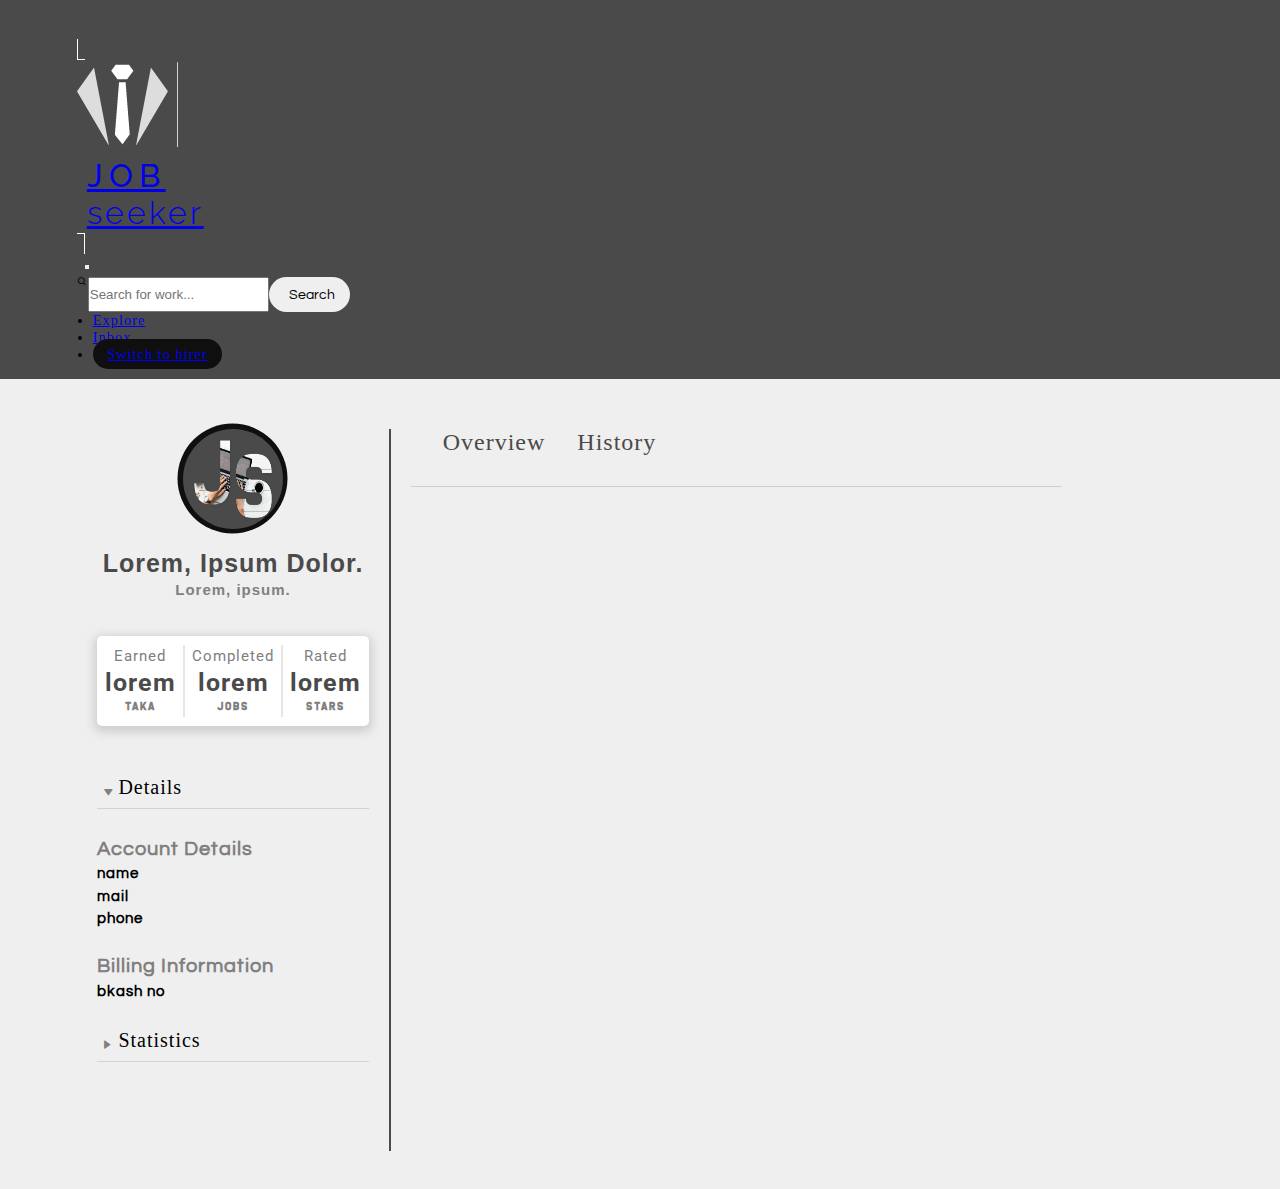
<file: dashboard.html>
<!DOCTYPE html>
<html lang="en">

<head>
    <meta charset="UTF-8">
    <meta http-equiv="X-UA-Compatible" content="IE=edge">
    <meta name="viewport" content="width=device-width, initial-scale=1.0">

    <!-- Bootstrap CSS -->
    <link href="https://cdn.jsdelivr.net/npm/bootstrap@5.1.0/dist/css/bootstrap.min.css" rel="stylesheet"
        integrity="sha384-KyZXEAg3QhqLMpG8r+8fhAXLRk2vvoC2f3B09zVXn8CA5QIVfZOJ3BCsw2P0p/We" crossorigin="anonymous">
    <link rel="stylesheet" href="https://use.fontawesome.com/releases/v5.15.4/css/all.css"
        integrity="sha384-DyZ88mC6Up2uqS4h/KRgHuoeGwBcD4Ng9SiP4dIRy0EXTlnuz47vAwmeGwVChigm" crossorigin="anonymous">

    <!-- Boxicon CSS  -->
    <link href='https://unpkg.com/boxicons@2.0.9/css/boxicons.min.css' rel='stylesheet'>


    <link rel="stylesheet" href="css/styles.css">
    <title>Dashboard</title>
</head>

<body>
    <header class="dashboard">
        <nav class="navbar navbar-expand-lg navbar-dark common-nav__bg">
            <div class="container-fluid">
                <a class="navbar-brand" href="index.html">
                    <div class="d-flex">
                        <img src="images/tie2.png" height="auto" width="auto">
                        <div class=" d-flex flex-column justify-content-center">
                            <h1 class="header-logo job">
                                JOB
                            </h1>
                            <h1 class="header-logo seeker">
                                seeker
                            </h1>
                        </div>
                    </div>
                </a>

                <button class="navbar-toggler" type="button" data-bs-toggle="collapse" data-bs-target="#navbarNav"
                    aria-controls="navbarNav" aria-expanded="false" aria-label="Toggle navigation">
                    <span class="navbar-toggler-icon"></span>
                </button>

                <div class="collapse navbar-collapse navbar-margin-top" id="navbarNav">
                    <ul class="navbar-nav ms-auto">

                        <form class="flex align-items-center custom-search">
                            <i class='bx bx-search custom-search-icon'></i>
                            <input class="form-control custom-search-field shadow-none" type="search"
                                placeholder="Search for work..." aria-label="Search">
                            <button class="btn custom-search-btn shadow-none" type="submit">Search</button>
                        </form>

                        <li class="nav-item">
                            <a class="nav-link" href="#">Explore</a>
                        </li>
                        <li class="nav-item">
                            <a class="nav-link" href="#">Inbox</a>
                        </li>
                        <li class="nav-item">
                            <a class="nav-link switch-to-hirer" href="#">Switch to hirer</a>
                        </li>

                    </ul>
                </div>
            </div>
        </nav>
    </header>
    <main>
        <div class="dashboard-main custom--container flex">

            <div class="dashboard__profile">
                <div class="profile__pic flex">
                    <img src="./images/JS.png" alt="profile picture">
                </div>
                <div class="profile__name">
                    <h1>Lorem, ipsum dolor.</h1>
                </div>
                <div class="profile__mail">
                    <h2>Lorem, ipsum.</h2>
                </div>
                <div class="profile__job-info flex">
                    <div class="job-info earned">
                        <h2>Earned</h2>
                        <h3>lorem</h3>
                        <h4>TAKA</h4>
                    </div>
                    <div class="info-divider"></div>
                    <div class="job-info completed">
                        <h2>Completed</h2>
                        <h3>lorem</h3>
                        <h4>JOBS</h4>
                    </div>
                    <div class="info-divider"></div>
                    <div class="job-info rated">
                        <h2>Rated</h2>
                        <h3>lorem</h3>
                        <h4>STARS</h4>
                    </div>
                </div>

                <div class="profile__details">
                    <div>
                        <input type="checkbox" name="details-accordion" id="acc-details" class="accordion__input"
                            checked>

                        <div class="details flex">
                            <i class='bx bxs-right-arrow'></i>
                            <label for="acc-details" class="accordion__label">Details</label>
                        </div>

                        <div class="accordion-content">
                            <div class="profile__details-item profile__account-details">
                                <h3>Account Details</h3>
                                <h4>name</h4>
                                <h4>mail</h4>
                                <h4>phone</h4>
                            </div>
                            <div class="profile__details-item profile__billing">
                                <h3>Billing Information</h3>
                                <h4>bkash no</h4>
                            </div>
                        </div>
                    </div>

                    <div>
                        <input type="checkbox" name="details-accordion" id="acc-statistics" class="accordion__input">

                        <div class="details flex">
                            <i class='bx bxs-right-arrow'></i>
                            <label for="acc-statistics" class="accordion__label">Statistics</label>
                        </div>

                        <div class="accordion-content">
                            <div class="profile__details-item profile__account-details">
                                <h4>Inbox response rate</h4>
                                <h4>Inbox response time</h4>
                                <h4>Order completion rate</h4>
                                <h4>Timely Delivery</h4>
                            </div>
                        </div>
                    </div>

                </div>

            </div>

            <div class="profile-divider"></div>

            <div class="dashboard__status">
                <ul class="status-bar flex">
                    <li id="dashboard__overview">
                        <a href="#dashboard__overview" id="user-overview" class="status-bar__items">Overview</a>
                        <div class="overview-content">
                            <div>
                                <div class="overview-content__bg">
                                    <input type="checkbox" name="status-accordion" id="active-orders"
                                        class="accordion__input" checked>
                                    <div class="overview-label flex">
                                        <label for="active-orders" class="accordion__label flex">Active Orders</label>
                                        <i class='bx bxs-right-arrow'></i>
                                    </div>
                                    <div class="accordion-content">
                                        <!-- nested accordion -->
                                        <div>
                                            <div class="overview-nested-content__bg">
                                                <input type="checkbox" name="status-nested-accordion" id="order1"
                                                    class="accordion__input">
                                                <div class="overview-label flex">
                                                    <label for="order1" class="accordion__label flex">Logo
                                                        Design</label>
                                                    <i class='bx bxs-right-arrow'></i>
                                                </div>
                                                <div class="accordion-content">
                                                    wat an egg!
                                                </div>
                                            </div>
                                        </div>
                                        <div>
                                            <div class="overview-nested-content__bg">
                                                <input type="checkbox" name="status-nested-accordion" id="order2"
                                                    class="accordion__input">
                                                <div class="overview-label flex">
                                                    <label for="order2" class="accordion__label flex">Banner
                                                        Design</label>
                                                    <i class='bx bxs-right-arrow'></i>
                                                </div>
                                                <div class="accordion-content">
                                                    wat an egg!
                                                </div>
                                            </div>
                                        </div>
                                    </div>
                                </div>
                            </div>
                            <div>
                                <div class="overview-content__bg">
                                    <input type="checkbox" name="status-accordion" id="current-skills"
                                        class="accordion__input">
                                    <div class="overview-label flex">
                                        <label for="current-skills" class="accordion__label flex">Current Skills</label>
                                        <i class='bx bxs-right-arrow'></i>
                                    </div>
                                    <div class="accordion-content">
                                        <!-- nested accordion -->
                                        <div>
                                            <div class="overview-nested-content__bg">
                                                <input type="checkbox" name="status-nested-accordion" id="skill1"
                                                    class="accordion__input">
                                                <div class="overview-label flex">
                                                    <label for="skill1" class="accordion__label flex">E.</label>
                                                    <i class='bx bxs-right-arrow'></i>
                                                </div>
                                                <div class="accordion-content">
                                                    E.
                                                </div>
                                            </div>
                                        </div>
                                        <div>

                                        </div>
                                    </div>
                                </div>
                            </div>
                        </div>
                    </li>

                    <li id="dashboard__history">
                        <a href="#dashboard__history" id="transaction-history" class="status-bar__items">History</a>
                        <div class="history-content">
                            hello
                        </div>
                    </li>

                    <li id="dashboard__acc-details">
                        <a href="#dashboard__acc-details" id="user__acc-details" class="status-bar__items">Personal
                            Information</a>
                        <div class="user__info-content">
                            <div>
                                <div class="overview-content__bg">
                                    <input type="checkbox" name="status-accordion" id="user__info-details"
                                        class="accordion__input" checked>
                                    <div class="overview-label flex">
                                        <label for="user__info-details" class="accordion__label flex">Details</label>
                                        <i class='bx bxs-right-arrow'></i>
                                    </div>
                                    <div class="accordion-content">
                                        <!-- nested accordion -->
                                        <div>
                                            <div class="overview-nested-content__bg">
                                                <input type="checkbox" name="status-nested-accordion" id="acc--details"
                                                    class="accordion__input">
                                                <div class="overview-label flex">
                                                    <label for="acc--details" class="accordion__label flex">Account
                                                        Details</label>
                                                    <i class='bx bxs-right-arrow'></i>
                                                </div>
                                                <div class="accordion-content">
                                                    <h4>name</h4>
                                                    <h4>mail</h4>
                                                    <h4>phone</h4>
                                                </div>
                                            </div>
                                        </div>
                                        <div>
                                            <div class="overview-nested-content__bg">
                                                <input type="checkbox" name="status-nested-accordion" id="bill--info"
                                                    class="accordion__input">
                                                <div class="overview-label flex">
                                                    <label for="bill--info" class="accordion__label flex">Billing
                                                        Information</label>
                                                    <i class='bx bxs-right-arrow'></i>
                                                </div>
                                                <div class="accordion-content">
                                                    <h4>bkash no</h4>
                                                </div>
                                            </div>
                                        </div>
                                    </div>
                                </div>
                            </div>
                            <div>
                                <div class="overview-content__bg">
                                    <input type="checkbox" name="status-accordion" id="user__info-statistics"
                                        class="accordion__input">
                                    <div class="overview-label flex">
                                        <label for="user__info-statistics"
                                            class="accordion__label flex">Statistics</label>
                                        <i class='bx bxs-right-arrow'></i>
                                    </div>
                                    <div class="accordion-content stats">
                                        <h4>Inbox response rate</h4>
                                        <h4>Inbox response time</h4>
                                        <h4>Order completion rate</h4>
                                        <h4>Timely Delivery</h4>
                                    </div>
                                </div>
                            </div>
                        </div>
                    </li>
                </ul>
            </div>
        </div>
    </main>

    <script src="https://cdn.jsdelivr.net/npm/bootstrap@5.1.0/dist/js/bootstrap.bundle.min.js"
        integrity="sha384-U1DAWAznBHeqEIlVSCgzq+c9gqGAJn5c/t99JyeKa9xxaYpSvHU5awsuZVVFIhvj"
        crossorigin="anonymous"></script>

    <script src="js/script.js"></script>
</body>

</html>
</file>
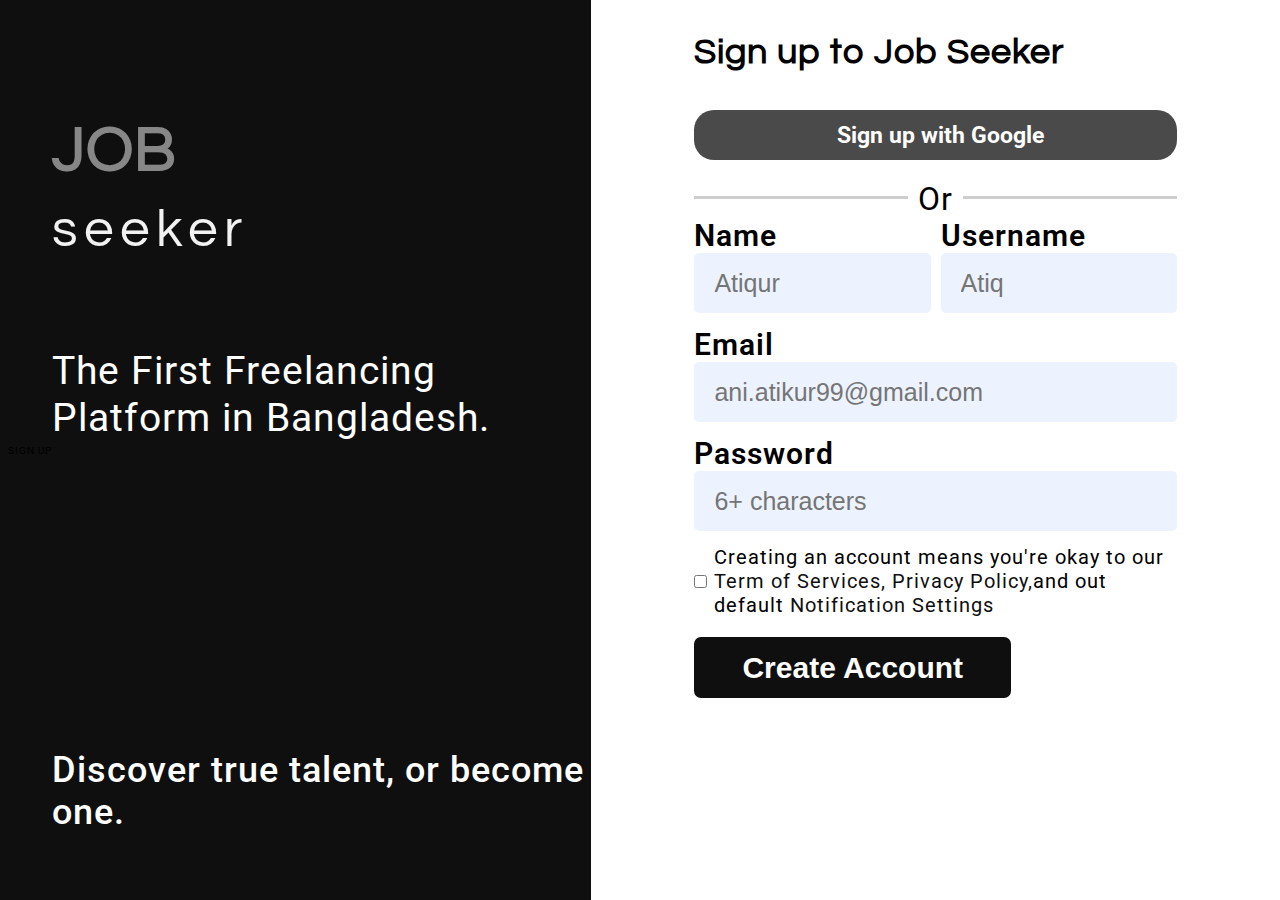
<file: signup.html>
<!DOCTYPE html>
<html lang="en">

<head>
    <meta charset="UTF-8">
    <meta http-equiv="X-UA-Compatible" content="IE=edge">
    <meta name="viewport" content="width=device-width, initial-scale=1.0">
    <!-- Bootstrap CSS -->
    <link href="https://cdn.jsdelivr.net/npm/bootstrap@5.1.0/dist/css/bootstrap.min.css" rel="stylesheet"
        integrity="sha384-KyZXEAg3QhqLMpG8r+8fhAXLRk2vvoC2f3B09zVXn8CA5QIVfZOJ3BCsw2P0p/We" crossorigin="anonymous">
    <link rel="stylesheet" href="https://use.fontawesome.com/releases/v5.15.4/css/all.css"
        integrity="sha384-DyZ88mC6Up2uqS4h/KRgHuoeGwBcD4Ng9SiP4dIRy0EXTlnuz47vAwmeGwVChigm" crossorigin="anonymous">
    <!-- fonts -->
    <link rel="preconnect" href="https://fonts.googleapis.com">
    <link rel="preconnect" href="https://fonts.gstatic.com" crossorigin>
    <link href="https://fonts.googleapis.com/css2?family=Roboto:wght@300;700&display=swap" rel="stylesheet">
    <link rel="stylesheet" href="css/styles.css">
    <title>Sign-up</title>
</head>

<body>
    <div class="signup-page">
        <div class="left">
            <div class="arrow-left">
                <i class="fa fa-arrow-left fa-3x"></i>
            </div>
            <div class="vertical-signin-text">
                SIGN UP
            </div>
            <div class="text-wrapper">
                <div class="job-seeker">
                    <h1 class="job">JOB</h1>
                    <h1 class="seeker">seeker</h1>
                </div>
                <div class="description">
                    <p>The First Freelancing<br>Platform in Bangladesh.</p>
                </div>
                <div class="footer-text">
                    <p>Discover true talent, or become one.</p>
                </div>
            </div>
        </div>

        <div class="right">
            <!-- <div class="signup-reminder">
                <p class="p1">Not a member?</p>
                <a class="p2" href="#">Sign up now?</a>
            </div> -->
            <div class="form-wrapper">
                <div class="signup-header">
                    <h1>Sign up to Job Seeker</h1>
                </div>
                <button class="signup-with-google-button">
                    <i class="google-icon fab fa-google"></i>
                    Sign up with Google
                </button>
                <div class="or-with-line">
                    <p>Or</p>
                </div>
                <form method="POST" class="custom-form">
                    <div class="custom-form-group  name-and-username-form-group">
                        <div class="name-form-group">
                            <label class="form-label" for="name">Name</label>
                            <input type="name" class="custom-input" id="name" aria-describedby="nameHelp"
                                placeholder="Atiqur" required>
                            <div class="line"></div>
                        </div>
                        <div class="username-form-group">
                            <label class="form-label" for="name">Username</label>
                            <input type="username" class="custom-input" id="username" aria-describedby="usernameHelp"
                                placeholder="Atiq" required>
                            <div class="line"></div>
                        </div>
                    </div>
                    <div class="custom-form-group">
                        <label class="form-label" for="email">Email</label>
                        <input type="email" class="custom-input" id="email" aria-describedby="emailHelp"
                            placeholder="ani.atikur99@gmail.com" required>
                        <div class="line"></div>
                    </div>
                    <div class="custom-form-group">
                        <label class="form-label" for="password">Password</label>
                        <input type="password" class="custom-input" id="password" aria-describedby="passwordHelp"
                            placeholder="6+ characters" required>
                        <div class="line"></div>
                    </div>
                    <div class="custom-form-check">
                        <input class="custom-form-check-input" type="checkbox" value="" id="termAndCondition">
                        <label class="custom-form-check-label" for="termAndCondition">Creating an account means you're
                            okay to our <a href="#" class="term-text-green">Term of Services, Privacy Policy,</a>and out
                            default
                            <a href="#" class="term-text-green">Notification
                                Settings</a>
                        </label>
                    </div>
                    <button type="submit" class="form-custom-button">Create Account</button>
                </form>
            </div>
        </div>
    </div>

    <script src="https://cdn.jsdelivr.net/npm/bootstrap@5.1.0/dist/js/bootstrap.bundle.min.js"
        integrity="sha384-U1DAWAznBHeqEIlVSCgzq+c9gqGAJn5c/t99JyeKa9xxaYpSvHU5awsuZVVFIhvj"
        crossorigin="anonymous"></script>

    <script type="text/javascript" src="js/script.js"></script>
</body>

</html>
</file>
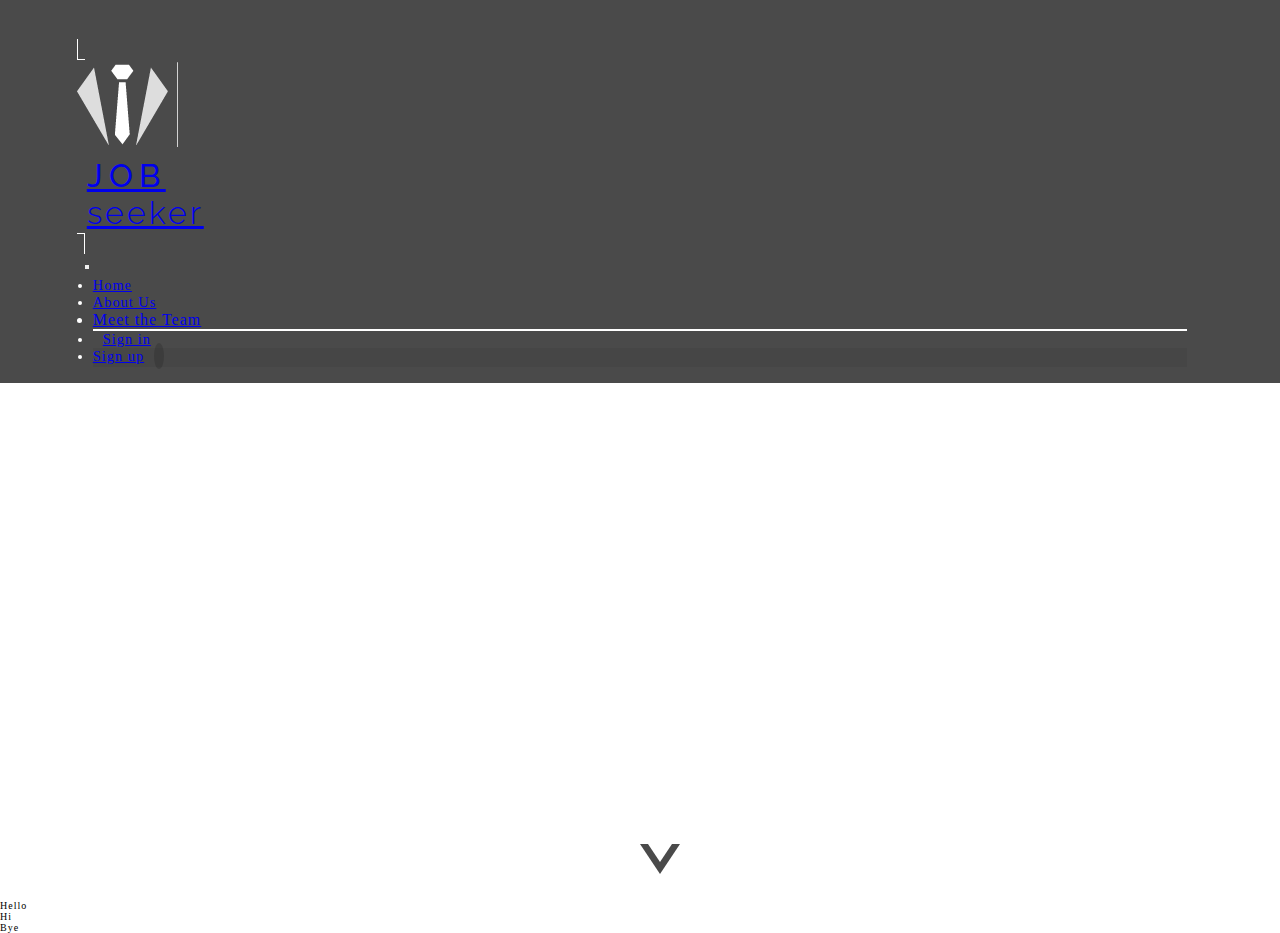
<file: team.html>
<!DOCTYPE html>
<html>

<head>
    <!-- Required meta tags -->
    <meta charset="utf-8">
    <meta name="viewport" content="width=device-width, initial-scale=1">

    <title>Team Page</title>
    <link rel="stylesheet" href="css/styles.css">

    <!-- fullpage CSS -->
    <link rel="stylesheet" href="css/fullpage.min.css">

    <!-- Bootstrap CSS -->
    <link href="https://cdn.jsdelivr.net/npm/bootstrap@5.1.0/dist/css/bootstrap.min.css" rel="stylesheet"
        integrity="sha384-KyZXEAg3QhqLMpG8r+8fhAXLRk2vvoC2f3B09zVXn8CA5QIVfZOJ3BCsw2P0p/We" crossorigin="anonymous">
    <link rel="stylesheet" href="https://use.fontawesome.com/releases/v5.15.4/css/all.css"
        integrity="sha384-DyZ88mC6Up2uqS4h/KRgHuoeGwBcD4Ng9SiP4dIRy0EXTlnuz47vAwmeGwVChigm" crossorigin="anonymous">

    <!-- Font -->
    <link href='https://bigfontsite.com/fonts/fresh-eaters.html' rel="stylesheet">

</head>

<body>
    <div class="team">
        <div id="team-fullpage">
            <section class="section active" id="team-section-0">
                <div class="team-intro">
                    <nav class="navbar navbar-expand-lg navbar-dark common-nav__bg">
                        <div class="container-fluid">
                            <a class="navbar-brand" href="index.html">
                                <div class="d-flex">
                                    <img src="images/tie2.png" height="auto" width="auto">
                                    <div class=" d-flex flex-column justify-content-center">
                                        <h1 class="header-logo job">
                                            JOB
                                        </h1>
                                        <h1 class="header-logo seeker">
                                            seeker
                                        </h1>
                                    </div>
                                </div>
                            </a>
                            <button class="navbar-toggler" type="button" data-bs-toggle="collapse"
                                data-bs-target="#navbarNav" aria-controls="navbarNav" aria-expanded="false"
                                aria-label="Toggle navigation">
                                <span class="navbar-toggler-icon"></span>
                            </button>

                            <div class="collapse navbar-collapse navbar-margin-top" id="navbarNav">
                                <ul class="navbar-nav ms-auto">
                                    <li class="nav-item">
                                        <a class="nav-link" aria-current="page" href="index.html">Home</a>
                                    </li>
                                    <li class="nav-item">
                                        <a class="nav-link" href="about.html">About Us</a>
                                    </li>
                                    <li class="nav-item active">
                                        <a class="nav-link" href="team.html">Meet the Team</a>
                                    </li>
                                    <div class="horizontal-border nav-item"></div>
                                    <li class="nav-item sign-in">
                                        <a class="nav-link custom-link" href="signin.html"><i
                                                class="fas fa-lock"></i>Sign in</a>
                                    </li>
                                    <li class="nav-item sign-up">
                                        <a class="nav-link custom-link sign-up" href="signup.html">Sign up<i
                                                class="fas fa-user"></i></a>
                                    </li>
                                </ul>
                            </div>
                        </div>
                    </nav>
                    <div class="team--hero-text custom--container">
                        <h1 id="team--hero-header"></h1>
                        <div class="team--hero-text">
                            <span>Scroll down to find out</span>
                        </div>
                    </div>
                    <div class="team-arrow">
                        <a href="#sanjid">
                            <div class="team--arrow-down">
                                <div class="shape-1 m-center">
                                    <div class="shape-2 m-center"></div>
                                </div>
                                <div class="shape-3 m-center">
                                    <div class="shape-4 m-center"></div>
                                </div>
                            </div>
                        </a>
                    </div>
                </div>
            </section>

            <section class="section" id="team-section-1">
                <div class="sanjid">
                    Hello
                </div>
            </section>

            <section class="section" id="team-section-2">
                <div class="atikur">
                    Hi
                </div>
            </section>

            <section class="section" id="team-section-3">
                <div class="tanim">
                    Bye
                </div>
            </section>
        </div>
    </div>

    <script src="js/fullpage.min.js"></script>

    <script src="https://cdn.jsdelivr.net/npm/bootstrap@5.1.0/dist/js/bootstrap.bundle.min.js"
        integrity="sha384-U1DAWAznBHeqEIlVSCgzq+c9gqGAJn5c/t99JyeKa9xxaYpSvHU5awsuZVVFIhvj"
        crossorigin="anonymous"></script>

    <script src="js/script.js"></script>
</body>

</html>
</file>
<file: css/styles.css>
@import url('https://fonts.googleapis.com/css2?family=Questrial&family=Raleway:wght@300;500&display=swap');
@import url('https://fonts.googleapis.com/css2?family=Roboto:wght@400;700&display=swap');
@font-face {
    font-family: "fresh";
    src: url("../fonts/FreshEaters.ttf");
}
/*CUSTOM VARIABLES*/
:root {
    font-size: 62.5%;
    --transparent_white_less: rgba(255, 255, 255, 0.2);

    --transparent_white: rgba(255, 255, 255, 0.44);

    --transparent_white_more: rgba(255, 255, 255, 0.74);

    --dark_green: rgb(74, 74, 74);

    --youtube_red: #c60000;

    --darker_green: rgb(15,15,15);

    --light_green: rgb(116, 114, 114);

    --light-green-tint: rgb(240, 239, 239);

    --main-bg: rgb(33, 37, 41);

    /* ---------------Font sizes for sign in and sign up page------------------ */
    --fs-signup-reminder: clamp(0.6rem, 20vw - 5rem, 2rem);
    --fs-job: clamp(2rem, 8vw + 1rem, 6.3rem);
    --fs-seeker: clamp(1.5rem, 8vw + 1rem, 5.3rem);
    --fs-description: clamp(1rem, 2.3vw + 1rem, 5rem);
    --fs-footer-text: clamp(1rem, 2vw + 1rem, 4.5rem);
    --fs-signin-header: clamp(3rem, 2vw + 1rem, 7.2rem);
    --fs-or-with-line: clamp(2rem, 2vw + 1rem, 3.2rem);
    --fs-signin-with-google-button: clamp(0.5rem, 1vw + 1rem, 3rem);
    --fs-form-label: clamp(1rem, 1.6vw + 1rem, 3.2rem);
    --fs-custom-input: clamp(1rem, 1.6vw + 1rem, 2.5rem);
    --fs-form-custom-button: clamp(1rem, 1.6vw + 1rem, 3rem);
    --fs--form-checkbox-text: clamp(1rem, 1.6vw + 1rem, 2rem);

    /* -----------------Font sizes for product details page---------------- */
    --fs-h1: clamp(1.5rem, 2vw + .5rem, 2.5rem);
    --fs-h2: clamp(3rem, 2vw + 2rem, 6rem);
    --fs-h3: clamp(1rem, 2vw + 1rem, 4rem);
    --fs-h4: clamp(.5rem, 2vw + .5rem, 3rem);
    --fs-p: clamp(.5rem, 2vw + 1rem, 3rem);
    --fs-span: clamp(.5rem, 2vw + 1rem, 2rem);
}



.font-roboto {
    font-family: 'Roboto', sans-serif;
}

.font-fresh-eaters {
    font-family: 'fresh';
}

.grid {
    display: grid;
}

.flex {
    display: flex;
}

.flex-space-btwn{
    justify-content: space-between;
}
/*-----------*/

/*NAV BAR*/
*,
*::before,
*::after {
    margin: 0;
    padding: 0;
    box-sizing: border-box;
}

html {
    padding: 0;
    margin: 0;
}

body {
    position: relative;
    letter-spacing: 1px;
}

.navbar-brand {
    font-size: 40px !important;
    padding: 0 8px !important;
    background-image: linear-gradient(white, white),
        linear-gradient(white, white),
        linear-gradient(white, white),
        linear-gradient(white, white);
    font-family: 'fresh';

    background-repeat: no-repeat;
    background-size: 1px 50%, 50% 1px, 1px 50%, 50% 1px, calc(100% - 8px) calc(100% - 8px);
    background-position: left bottom, left bottom, right top, right top, 4px 4px;

}

.bg {
    position: absolute;
    top: -2%;
    margin: 0;
    padding: 0;
    left: 0;
    z-index: -10;
    overflow: hidden;
    width: 100%;
}

.bg img {
    width: 1920px;
}

.header-logo {
    padding: 0;
    margin: 0 0 0 10px;
    font-size: 35px;
    font-family: 'Raleway', sans-serif;
}

.header-logo.job {
    font-size: 3.2rem;
    font-weight: 500;
    letter-spacing: 6px;
}

.header-logo.seeker {
    font-size: 3.2rem;
    font-weight: 300;
    letter-spacing: 3px;
}

.nav-item {
    font-size: 1.44rem;
}

li.nav-item {
    align-self: center;
    margin: 0px 16px;
}

.horizontal-border {
    display: block;
    border-right: 1px solid var(--transparent_white);
}

.c-btn {
    border: none;
    background: none;
    text-align: start;

    padding: 10px;
}

a.nav-link {
    padding-top: 12px;
    padding-bottom: 12px;
}

a .nav-link .custom-link {
    padding-left: 0 !important;
    padding-right: 0 !important;
    margin: 0;
}

.nav-item.sign-up {
    transition: all 0.3s;
    background: rgba(0, 0, 0, 0.05);
    position: relative;
}

/* .nav-item.sign-up:hover {
    box-shadow: 1px 13px 5px -6px rgba(0, 0, 0, 0.23);
    transform: translateY(-5px);
    border-bottom: 2px solid white;
} */

.nav-item.sign-up:after {
    display:block;
    content: '';
    transform: scaleX(0);  
    border-bottom: solid 2px #ffffff;  
    transition: transform 250ms ease-in-out;
  }

  .nav-item.sign-up:hover:after { 
      transform: scaleX(1) !important;
   }

a.nav-link:hover {
    color: white !important;
}

a.nav-link.custom-link.sign-up {
    min-height: 100%;
}

a.nav-link.custom-link.sign-up:hover {
    /* color: black !important; */
}

.common-nav__bg {
    background-color: var(--dark_green);
    padding: 1.6rem 6% !important;
}

.fas.fa-lock {
    margin-right: 10px;
}

.fas.fa-user {
    margin-left: 10px;
    background: rgba(0, 0, 0, 0.14);
    border-radius: 50%;
    padding: 5px;
}

.active {
    border-bottom: 2px solid white;
    font-size: 16px;
    color: white !important;
}


/*--------------*/

/*SPACERS*/

.spacer-130 {
    margin: 130px 0;
}

.intro-text-col {
    min-width: 480px;
}

.spacer-20 {
    margin: 20px 0;
}

.spacer-10 {
    margin: 10px 0;
}

/*---------------*/
/*HERO SECTION*/

.hero-image {
    margin: 60px 0;
    width: 100%;
    display: flex;
    align-items: center;
    justify-content: center;
}

.hero-image img {
    width: 100%;
}

.hero-buttons {
    margin: 60px 0px;
}

h1,
h2,
h3,
h4 {
    margin: 0 0 20px;
    padding: 0;
    font-family: 'Questrial', sans-serif;
}


.hero-title {
    color: white;
}


h2.hero-subtext {
    font-size: 2.88rem;

}

h2.hero-subtext {
    color: var(--transparent_white_more);
}

.box2 {
    background: black;
    width: 100%;
    height: 400px;
    margin: 10px;
}

.btn {
    font-family: 'Questrial', sans-serif;
    font-size: 1.44rem;
    border-radius: 50px;
    box-shadow: none;
    padding-top: 10px;
    padding-right: 15px;
    padding-left: 20px;
    padding-bottom: 10px;
    margin-right: 10px;
    border: none;
    transition: all 0.3s;
}

.btn-primary-custom {
    background: var(--transparent_white_less);
    color: white;
}

.btn-primary-custom:hover {
    background: white;
    color: var(--dark_green);
    box-shadow: 1px 13px 5px -6px rgba(0, 0, 0, 0.23);
    transform: translateY(-5px);
}

.btn-primary-custom:hover a {
    color: var(--dark_green);
}

.btn-secondary {
    background: none;
    border: 1px solid var(--transparent_white);
}

.btn-secondary:hover {
    background: var(--youtube_red);
    border: none;
    transform: translateX(5px);
}

.fa-arrow-down {
    padding: 9px;
    background: var(--transparent_white);
    border-radius: 50px;
    margin-left: 10px;
}

.fa-play {
    padding: 9px;
    background: var(--transparent_white);
    border-radius: 50%;
    margin-left: 10px;
}



/*--------------*/

/*CARD CAROUSEL*/

.custom-col {
    width: 280px;
    height: 300px;
    margin: 10px;
}

.card-heading,
.card-money {
    margin-bottom: 10px;
}

.card {
    background: white;
    border-radius: 20px;
    box-shadow: 0 0 12px 0 rgba(0, 0, 0, 0.11);
    text-align: center;
    padding: 10px 20px;
    color: var(--dark_green);
    transition: all 0.3s;
}

.card:hover {
    background: var(--dark_green);
    transform: scale(1.1) rotateZ(3deg);
    color: white;
}

.card-heading {
    font-size: 3.36rem;
}

.card-money {
    font-size: 2.88rem;
}

.card-details {
    font-size: 1.792rem;
    line-height: 26px;
    margin-top: 10px;
    margin-bottom: 10px;
}

.card-requirements {
    margin-top: auto;
    font-size: 2.08rem;
    opacity: 0.6;
}


.hidden-button {
    display: flex;
    width: 120px;
    height: 40px;
    border: 2px solid white;
    justify-content: center;
    align-items: center;
    border-radius: 20px;
    color: white;
    transition: all 0.3s;
}

.hidden-button:hover {
    cursor: pointer;
    background: white;
    color: var(--dark_green);
}

/* =============================================================
            team page 
============================================================= */

#team-fullpage section {
    border-radius: unset;
    border: 0;
    margin: 0;
}

.team-intro {
    height: 100vh;
}

.custom--container {
    margin: 5em calc(8% - .5em);
}

.team--hero-text {
    font-family: "freshEaters", sans-serif;
    text-transform: uppercase;
    color: var(--dark_green);
}

.team--hero-text h1 {
    font-size: calc(4.8rem + 3vw);
    font-weight: 700;
    letter-spacing: 6px;
    margin-bottom: 0;
    overflow: hidden;
}

.team--hero-text span {
    text-decoration: underline;
    position: relative;
    opacity: 0;
    font-size: calc(1.2rem + .75vw);
    font-weight: 700;
    letter-spacing: 5px;
    animation: fadein 1000ms forwards;
    animation-delay: 1400ms;
}

.m-center {
    margin: 0 auto;
}

.team-arrow {
    display: flex;
    justify-content: center;
}

.team--arrow-down {
    position: absolute;
    bottom: 1%;
    min-width: fit-content;
    height: 80px;
}

.team--arrow-down .shape-1 {
    position: relative;
    width: 0;
    height: 0;
    border-right: 20px solid transparent;
    border-left: 20px solid transparent;
    border-top: 30px solid var(--dark_green);
    animation: arrow-down 2500ms linear infinite;
}

.team--arrow-down .shape-2 {
    position: absolute;
    transform: translate(-50%, -140%);
    width: 0;
    height: 0;
    border-right: 20px solid transparent;
    border-left: 20px solid transparent;
    border-top: 30px solid white;
}

.team--arrow-down .shape-3 {
    position: absolute;
    width: 0;
    height: 0;
    opacity: 0;
    border-right: 20px solid transparent;
    border-left: 20px solid transparent;
    border-top: 30px solid var(--dark_green);
    animation: arrow-down 2500ms linear infinite;
    animation-delay: 1300ms;
}

.team--arrow-down .shape-4 {
    position: absolute;
    width: 0;
    height: 0;
    transform: translate(-50%, -140%);
    border-right: 20px solid transparent;
    border-left: 20px solid transparent;
    border-top: 30px solid white;
}

@keyframes fadein {
    from {
        opacity: 0;
        top: -10px;
    }

    to {
        opacity: 1;
        top: 10px;
    }
}

@keyframes arrow-down {
    0% {
        top: -30px;
        opacity: 0;
    }

    25% {
        opacity: 1;
    }

    70% {
        opacity: 1;
    }

    100% {
        top: 70%;
        opacity: 0;
    }
}


.member{
    height: 100vh;
    background-color: var(--main-bg);
    justify-content: center;
    align-items: center;
}

.member-background{
    position: absolute;
    height: 100vh;
    width: 100vw;
    object-fit: cover;
}

.default-card{
    position: relative;
    background: rgba(255, 255, 255, 0.05);
    box-shadow: 0 15px 35px rgba(0, 0, 0, 0.2);
    border-radius: 15px;
    border-top: .1px solid rgba(255, 255, 255, 0.5);
    border-left: .1px solid rgba(255, 255, 255, 0.5);
    backdrop-filter: blur(10px);
    padding: 1.5em;
    width: 350px;
    height: 42vh;

    flex-direction: column;
    justify-content: center;
    align-items: center;

    overflow: hidden;
}

.default-card .content{
    flex-direction: column;
    justify-content: center;
    align-items: center;
    opacity: 0.5;
    transition: opacity 500ms ease , transform 500ms ease;
}
.default-card:hover .content{
    opacity: 1;
    transform: translateY(-20px);
    transition: transform 500ms ease;
}

.default-card .member-image{
    position: relative;
    height: 150px;
    width: 150px;
    border-radius: 50%;
    border: 5px solid rgba(0, 0, 0, 0.25);
    overflow: hidden;
    margin-bottom: 1em;
}

.default-card .content .member-image img{
    position: absolute;
    top: 0;
    left: 0;
    width: 100%;
    aspect-ratio: 1;
}

.default-card .content{
    color: var(--transparent_white_more);
}
.default-card .content h1{
    font-size: 2.5rem;
    font-weight: 500;

}
.default-card .content :is(h2, span){
    font-size: 2rem;
    transform: translateY(60px);
    opacity: 0;
    transition: transform 500ms ease, opacity 500ms ease;
}

.default-card:hover .content :is(h2, span){
    transform: translateY(0);
    opacity: 1;
}
/* =============================================================
            dashboard 
============================================================= */

main .custom--container {
    margin-top: 0;
    height: 90vh;
    margin-bottom: 0;
    padding-top: 5em;
}

.dashboard .switch-to-hirer {
    background: var(--darker_green);
    padding: .5em 1em;
    border-radius: 2em;
}

.dashboard .switch-to-hirer:hover {
    background: rgba(255, 255, 255, 0.94);
    color: var(--dark_green) !important;
    box-shadow: 1px 13px 5px -6px rgba(0, 0, 0, 0.23);
    transform: translateY(-5px);
}

main {
    background-color: var(--light-green-tint);
}

.dashboard__profile {
    height: 75vh;
    width: 25%;
}

.dashboard__profile .profile__pic {
    background-color: var(--dark_green);
    border-radius: 50%;
    height: 100px;
    width: 100px;
    align-items: center;
    justify-content: center;
    margin: 0 auto;
    box-shadow: -.5px -.5px 0px 5px var(--darker_green);
}

.dashboard__profile .profile__pic img {
    width: 100%;
    aspect-ratio: 1;
    border-radius: 50%;
}

.dashboard__profile .profile__name,
.dashboard__profile .profile__mail {
    text-align: center;
}

.profile__name h1 {
    text-transform: capitalize;
    font-size: var(--fs-h1);
    color: var(--dark_green);
    font-family: sans-serif;
    padding-top: .8em;
    margin-bottom: 0;
}

.profile__mail h2 {
    color: grey;
    font-size: clamp(.2rem, 2vw + .2rem, 1.5rem);
    font-family: sans-serif;
    padding-top: .2em;
    margin-bottom: 2.5em;
}

.dashboard__profile .profile__name,
.profile__mail {
    text-align: center;
}

.dashboard__profile .profile__job-info {
    background-color: white;
    height: 90px;
    border-radius: 5px;
    box-shadow: 0 3px 10px 3px rgb(128, 128, 128, 0.3);
    align-items: center;
    justify-content: space-evenly;
}

.job-info h2,
.job-info h3,
.job-info h4 {
    margin: 0 0 .2em 0;
    text-align: center;
}

.job-info h2 {
    font-family: 'Roboto', sans-serif;
    font-weight: 400;
    color: grey;
    font-size: clamp(.2rem, 2vw + .5rem, 1.5rem);
}

.job-info h3 {
    font-family: 'Roboto', sans-serif;
    color: var(--dark_green);
    font-weight: 700;
    font-size: clamp(.3rem, 2vw + .1rem, 2.5rem);
}

.job-info h4 {
    font-family: 'fresh';
    color: grey;
    letter-spacing: 2px;

    font-size: clamp(.1rem, 2vw + .2rem, 1rem);
}

.info-divider {
    height: 80%;
    width: 2px;
    background: rgb(128, 128, 128, 0.2);
}

.dashboard__profile .profile__details {
    margin: 5em auto;

}

.profile__details .details {
    margin: 3em 0 0 0;
    border-bottom: 1px solid rgb(99, 99, 99, 0.2);
}

.profile__details .accordion__label {
    color: black;
    font-size: 2rem;
}

.profile__details .accordion__label:hover {
    cursor: pointer;
}

.accordion__input {
    display: none;
}

.accordion-content {
    display: none;
    font-size: 15px;
}

.profile__details i {
    color: grey;
    padding: 1.1em .5em;
}

.profile__details-item {
    margin: 2em 0 0 0;
    color: grey;
}

.profile__details-item h3 {
    margin-bottom: 0;
    font-size: clamp(.2rem, 2vw + .2rem, 2rem);
}

.profile__details-item h4 {
    color: black;
    margin: .5em 0 0 0;
    font-size: clamp(.2rem, 2vw + .2rem, 1.5rem);
}

/* dashboard accordion */
.accordion__input:checked~.accordion-content {
    display: block;
    animation: fade-in-down 1000ms ease;
}

.accordion__input:checked~.details i {
    transform: rotate(90deg);
    transition: transform 500ms ease;
}

.profile__details .details i {
    transform: rotate(0deg);
    transition: transform 500ms ease;
}

@keyframes fade-in-down {
    from {
        opacity: 0;
        transform: translateY(-20%);
    }

    to {
        opacity: 1;
        transform: translateY(0%);
    }
}

/* dashboard accordion-end */

.profile-divider {
    height: 95%;
    width: 2px;
    margin-left: 2em;
    margin-right: 2em;
    background: var(--dark_green);
}

.dashboard__status {
    height: 75vh;
    width: 60%;
    position: relative;
}

.dashboard__status .status-bar li {
    list-style: none;
}

.dashboard__status .status-bar {
    padding-bottom: 3em;
    border-bottom: 1px solid rgb(128, 128, 128, 0.3);
}

.dashboard__status .status-bar__items {
    text-decoration: none;
    font-size: clamp(1.5rem, 2vw + .5rem, 2.4rem);
    color: var(--dark_green);
    margin-left: clamp(1vw, 2vw + .5vw, 3vw);
}

/* dashboard sections start*/

#dashboard__overview:target #user-overview ,
#dashboard__history:target #transaction-history,
#dashboard__acc-details:target #user__acc-details {
    font-weight: 700;
    border-bottom: 3px solid var(--dark_green);
    padding-bottom: .2em;
}

.overview-content,
.history-content, 
.user__info-content{
    position: absolute;
    top: 10%;
    left: 2%;
    width: 98%;
    display: none;
}

.overview-content__bg {
    background-color: white;
    margin-top: 2em;
    padding: 1.7em 5em;
    border-radius: 12px;
    box-shadow: 0 3px 10px 3px rgb(128, 128, 128, 0.3);
}

.overview-label {
    align-items: center;
    justify-content: space-between;
}

.overview-label label:hover {
    cursor: pointer;
}

/* .overview-label label::after{ //for arrow to hover
    background-color: red;
    height: 100px;
    width: 100px;
} */

.overview-label label{
    width: 100%;
    height: 50px;
    align-items: center;
    color: var(--dark_green);
    font-size: clamp(1.5rem, 2vw + .5rem, 2.4rem);
    font-weight: 500;
}

.overview-content i , .user__info-content i{
    font-size: clamp(1.5rem, 2vw + .5rem, 2.4rem);
    color: var(--dark_green);
}

.overview-content .accordion-content,
.user__info-content .accordion-content {
    padding: 0 0 2em 0;
    margin-bottom: 2em;
}

/* nested overview accordion  */

.overview-nested-content__bg {
    border: 1px solid var(--dark_green);
    border-radius: 12px;
    margin-top: 2em;
}

.overview-nested-content__bg .overview-label {
    padding: 0 1em;
}

.overview-nested-content__bg .accordion-content {
    padding: 1em;
}

/* nested overview accordion end  */


/* overview accordion exclusive*/

.overview-label i {
    transform: rotate(0deg);
    transition: transform 500ms ease;
}

.accordion__input:checked~.overview-label i {
    transform: rotate(90deg);
    transition: transform 500ms ease;
}

.accordion__input:checked~.overview-label {
    border-bottom: 1px solid rgb(99, 99, 99, 0.2);
    padding-bottom: .5em;
}

.overview-content .accordion-content .accordion__input:checked~.overview-label {
    border: none;
    background-color: var(--dark_green);
    border-radius: 8px 8px 0 0;
}

.overview-content .accordion-content .accordion__input:checked~.overview-label label {
    color: white;
}

.overview-content .accordion-content .accordion__input:checked~.overview-label i {
    color: white;
}


/* overview accordion exclusive end */

#dashboard__overview:target .overview-content {
    display: block;
}

/* #dashboard__history:target .history-content {
    display: block;
} */

#dashboard__acc-details:target .user__info-content {
    display: block;
}

#dashboard__acc-details {
    display: none;
}

#dashboard__acc-details .stats{
    padding-top: 1em;
}


/* dashboard sections end*/

/*-----------------*/


/* =============================================================
            Product Details Page
============================================================= */

.special--container {
    margin: 0 7vw;
}

.product-details h1 {
    padding-top: 1em;
    padding-bottom: 1em;
    font-size: var(--fs-h1);
    color: rgb(128, 128, 128, 0.6);
}

.product__title-section {
    justify-content: space-between;
    align-items: center;
    padding-bottom: .5em;
    border-bottom: 1px solid var(--darker_green);
}

.product__title-section h2,
.product__title-section .taka-amount {
    margin: 0 .5em 0 0;
    color: var(--dark_green);
    font-size: var(--fs-h2);
    font-weight: 700;
}

.product__title-section .taka-logo {
    padding-right: 1em;
    height: clamp(50px, 8vw + 1px, 80px);
    width: clamp(37.83px, 8vw + 1px, 80px);
    justify-content: center;
    align-items: center;
}

.job-info-section {
    padding-top: 1.5em;
    background-color: white;
}

.job-info__details {
    width: 60%;
}

.job-details {
    justify-content: space-between;
}

.job-details h3 {
    color: var(--dark_green);
    font-size: var(--fs-h3);
    padding-top: .5em;
}

.job-info__hirer {
    /* background: yellow; */
    width: 40%;
    margin-right: 2vw;
    margin-left: 2vw;
    justify-content: center;
    padding-right: calc(3vw + 1vw);
}

.hirer-card {
    background-color: white;
    padding: 3em;
    margin: 2em;
    border-radius: 12px;
    box-shadow: 0 3px 10px 3px rgb(128, 128, 128, 0.3);
}

.hirer__pic,
.hirer__pic img {
    border-radius: 50%;
    width: 40%;
    height: auto;
    margin-right: 2em;
    margin-bottom: 2em;
    aspect-ratio: 1;
}

.hirer__pic img {
    width: 100%;
    height: auto;
    box-shadow: 0 0 0 2px white, 0 0 0 4px var(--dark_green);
}

.hirer__name h3 {
    margin: 0;
    color: var(--darker_green);
    font-size: var(--fs-h3);
}

.hirer__name h4 {
    font-size: var(--fs-h4);
    color: rgb(128, 128, 128, 0.8);
}

.hirer__info {
    justify-content: space-evenly;
    align-items: center;
    padding: 1em;
    border-radius: 5px;
    box-shadow: 0 3px 10px 3px rgb(128, 128, 128, 0.3);
}

.description-section h2 {
    color: var(--dark_green);
    font-weight: 700;
    text-align: center;
    font-size: var(--fs-h2);
    padding: .5em;
}

.description-section p {
    font-size: var(--fs-p);
    padding-bottom: var(--fs-p);
}

.sample-files-section {
    text-align: center;
    background-color: white;
    color: var(--dark_green);
    padding: 1em;
}

.sample-files-section h2 {
    font-size: var(--fs-h2);
    font-weight: 700;
    padding-top: .3em;
}

.sample-files-section h3 {
    font-size: var(--fs-h3);
    padding: .5em;
}

.img-carousel {
    margin: 0 auto;
    overflow: hidden;
    margin-bottom: 4em;
}

.custom-carousel {
    margin: 0 auto;
    width: 50vw;
    height: 30vw;
    background-color: rgb(0, 0, 0, 0.05);
}

.img-carousel img {
    margin: 0 auto;
    height: 30vw;
    width: auto;
}

.custom-prev .carousel-control-prev-icon {
    height: 5vw;
    width: 5vw;
    background-image: url("../images/arrow1.svg") !important;
}

.custom-prev {
    top: 40%;
    margin-left: -15%;
    height: fit-content;
    width: fit-content;
}

.custom-next .carousel-control-next-icon {
    height: 5vw;
    width: 5vw;
    background-image: url("../images/arrow1.svg") !important;
    transform: rotate(180deg);
    z-index: 10;
}

.custom-next {
    top: 40%;
    margin-right: -15%;
    height: fit-content;
    width: fit-content;
}

.files {
    margin: 0 auto;
    width: 40%;
    justify-content: space-around;
}

.files .download-file-btn {
    font-size: clamp(.1rem, 2vw, 2rem);
    padding: .5em 2em;
    margin: 0 .5em;
    margin-bottom: 3em;
    border-radius: 12px;
    border: none;
    background-color: white;
    border: 1px solid rgb(128, 128, 128, 0.3);
    width: 30vw;
    justify-content: space-between;
    align-items: center;
    gap: 10px;
}

.download-file-btn span {
    font-size: var(--fs-span);
}

.download-file-btn i {
    font-size: var(--fs-span);
}

.apply-section {
    text-align: center;
    background-color: var(--light-green-tint);
    padding-top: 2em;
    padding-bottom: 5em;
}

.apply-section h2 {
    color: var(--dark_green);
    font-size: var(--fs-h2);
    font-weight: 700;
}

.apply-section p {
    padding: .2em 0;
    font-size: var(--fs-p);
}

.apply-section p+p {
    padding-top: 0 !important;
    padding-bottom: 1em;
}

.apply-section button {
    background-color: var(--dark_green);
    color: white;
    font-size: clamp(2rem, 2vw + .5rem, 5rem);
    font-weight: 700;
    padding: 0em 1.5em .2em 1.5em;
    border-radius: 12px;
    border: 2px solid rgb(128, 128, 128, 0.2);
}

.apply-section h3 {
    margin: 2em;
}

/*--------------------*/

/* =============================================================
            about us page 
============================================================= */
.main-section {
    background-color: var(--light-green-tint);
}

.about-container {
    max-width: 85%;
    margin: 0 auto;
}

.about-container .left,
.about-container .right {
    min-width: 50%;
}

.section-1 .about-container {
    padding: 20rem 0 10rem 0;
}

.section-1 .left {
    display: flex;
    justify-content: center;
    align-items: flex-start;
    flex-direction: column;
}

.section-1 .left .about-js {
    display: flex;
    justify-content: center;
    align-items: center;
    z-index: 1;
}

.section-1 .left .about-text {
    font-size: clamp(1rem, 2rem + 6vw, 10rem);
    font-weight: bolder;
    font-family: 'Roboto', sans-serif;
}

.section-1 .left .js {
    position: relative;
    font-size: clamp(1rem, 3rem + 6vw, 13.8rem);
    font-weight: bolder;
    font-family: 'Roboto', sans-serif;
    color: white;
    margin-left: 10px;
    background: var(--dark_green);
    padding: 0.03em 0.15em;
    border-radius: 10px;
    margin-left: 0.2em;
}

.section-1 .left .js::after {
    font-size: clamp(1rem, 3rem + 6vw, 14.1rem);
    font-weight: bolder;
    font-family: 'Roboto', sans-serif;
    position: absolute;
    z-index: -1;
    content: "ABOUT";
    color: rgb(223, 224, 225);
    top: 0;
    right: 0;
    left: 0;
    bottom: 0;
    transform: rotate(90deg) translate(-88%, -20%);
}

.section-1 .left .description {
    font-size: clamp(1rem, 1rem + 2.3vw, 4.1rem);
    color: rgba(0, 0, 0, 0.4);
    font-family: 'Roboto', sans-serif;
    line-height: 1.2;
    z-index: 1;
}

.section-1 .right {
    display: flex;
    align-items: center;
}

.section-1 .right .img-div {
    transform: translateY(-10%);
}

.section-1 .right .img-div img {
    width: 100%;
    height: 100%;
}

.section-2 {
    padding-bottom: 10rem;
}

.section-2 .about-container {
    display: flex;
}

.section-2 .left {
    display: flex;
    justify-content: flex-end;
    align-items: center;
}

.section-2 .left .img-div {
    width: 80%;
    min-height: 100%;
}

.section-2 .left .img-div img {
    width: 100%;
    height: 100%;
    border-radius: 20px;
    object-fit: cover;
    box-shadow: 0px 0px 20px 5px rgba(0, 0, 0, 0.2)
}

.section-2 .right {
    flex: 1;
}

.section-2 .right .text {
    width: 80%;
    margin-right: 0;
    margin-left: auto;
    min-height: 100%;
    text-align: end;
}

.section-2 .right .future {
    font-size: clamp(6.5rem, 1rem + 7vw, 12.8rem);
    color: rgba(0, 0, 0, 0.4);
    font-family: "fresh", sans-serif;
}

.section-2 .right .talents {
    font-family: "fresh", sans-serif;
    font-size: clamp(4rem, 1rem + 3.9vw, 7.2rem);
    margin-top: 0.8em;
}

.section-2 .right p {
    font-family: 'Roboto', sans-serif;
    font-size: clamp(1.8rem, 1rem + 1vw, 2.88rem);
    text-align: end;
    margin-top: 4em;
}

.section-3 .about-container {
    display: flex;
}

.section-3 .left {
    padding-right: 4rem;
}

.section-3 .right {
    display: flex;
    align-items: center;
    justify-content: center;
}

.section-3 .img-div img {
    width: 100%;
    border-radius: 20px;
    box-shadow: 0px 0px 20px 5px rgba(0, 0, 0, 0.2);
}

.section-3 .left .text .mtt {
    font-size: 13rem;
    font-size: clamp(5rem, 1rem + 6vw, 13rem);
    font-family: 'fresh', sans-serif;
    margin-top: 1.2em;
    color: rgba(0, 0, 0, 0.4);
}

.section-3 .left .text .all-reward {
    margin-top: 0.8em;
    font-size: clamp(1rem, 1rem + 7vw, 8rem);
    font-family: 'fresh', sans-serif;
}

.section-3 .right .img-div {
    height: 80%;
    padding-left: 3rem;
}

.section-3 .right .img-div img {
    aspect-ratio: 1 / 1.2;
}

.section-4 .about-container {
    display: flex;
}

.section-4 .left .text {
    margin-top: 3em;
    max-width: 65%;
}

.section-4 .left .text p {
    font-size: clamp(1rem, 1rem + 1.5vw, 4rem);
    font-family: 'Roboto', sans-serif;
}

.section-4 .right {
    text-align: end;
}

.section-4 .right .heading-1 {
    font-family:'fresh' , sans-serif;
    font-size: clamp(6.5rem, 1rem + 9vw, 12rem);
    color: rgba(0, 0, 0, 0.4);
}

.section-4 .right .heading-2 {
    font-family: 'fresh', sans-serif;
    font-size: clamp(2rem, 1rem + 4.5vw, 6.56rem);
    font-weight: bolder;
}

.section-4 .right p {
    font-size: clamp(1.2rem, 1rem + 2vw, 3.52rem);
    margin-top: 1.5em;
    font-family: 'Roboto', sans-serif;
}

.footer-section .about-container {
    display: flex;
}

.footer-section .left {
    margin-top: 15rem;
    display: flex;
    flex-direction: column;
    margin: auto 0 4rem 0;
    min-width: 50%;
}

.footer-section .footer-right img {
    height: 100%;
    width: 100%;
}

.footer-section .left .text .heading-1 {
    font-size: clamp(1rem, 1rem + 8vw, 12.8rem);
    font-family: 'fresh', sans-serif;
    color: rgba(0, 0, 0, 0.4);
}

.footer-section .left .text .heading-2 {
    font-size: 6.56rem;
    font-size: clamp(1rem, 1rem + 6vw, 6.56rem);
    font-family: 'fresh', sans-serif;
}

.footer-section .left .social-link {
    margin-top: clamp(1rem, 1rem + 3vw, 7rem);
    /* margin-top: 7rem; */
    /* display: flex; */
    display: grid;
    grid-template-columns: repeat(3, minmax(90px, 1fr));
    gap: 2.5%;
    justify-items: center;
    align-items: center;
}

.footer-section .left .social {
    display: flex;
    justify-content: center;
    align-items: center;
    flex-direction: column;
    width: 100%;
    aspect-ratio: 1;
    background-color: rgba(255, 255, 255, 0.97);
    border-radius: 13%;
    box-shadow: 0px 0px 10px 2px rgba(0, 0, 0, 0.15);
    transition: all 0.2s ease;
}

.footer-section .social-link .icon-custom-bg {
    font-size: clamp(4rem, 1rem + 6vw, 12rem);
}

.footer-section .social-link span {
    margin-top: 1em;
    font-size: clamp(1.2rem, 1.4vw, 15rem);
    color: rgba(0, 0, 0, 0.4);
    font-family: 'fresh', sans-serif;
    letter-spacing: 4px;
}

.footer-section .social-link .icon-custom-bg {
    color: rgba(0, 0, 0, 0.65);
}

.footer-section .left .social:hover {
    cursor: pointer;
    background-color: var(--dark_green);
    transform: scale(1.05) rotate(3deg);
}

.footer-section .left .social:hover span {
    color: white;
}

.footer-section .left .social:hover .icon-custom-bg {
    color: white;
}

.google-play-div-bottom {
    width: 85%;
    margin: 0 auto;
    transform: translateX(-2%);
    margin-top: 3rem;
}

.google-play {
    width: clamp(10rem, 25rem + 7vw, 45rem);
}

.google-play-div-middle {
    display: none;
}

/* =============================================================
                    Sign in and sign up page
============================================================= */
.signin-page,
.signup-page {
    display: flex;
    font-family: 'Roboto', sans-serif;
    min-height: 100vh;
}

.signin-page .signup-reminder,
.signup-page .signup-reminder {
    display: flex;
    justify-content: flex-end;
    font-size: var(--fs-signup-reminder);
    margin: 1rem 3rem;
}

.signin-page .signup-reminder .p2,
.signup-page .signup-reminder .p2 {
    margin-left: 10px;
    color: rgb(15, 15, 15);
    text-decoration: none;
}

.signin-page .left,
.signup-page .left {
    position: relative;
    min-height: 100%;
    min-width: 45%;
    background-color: var(--darker_green);
    display: flex;
    justify-content: center;
    align-items: center;
}

.signin-page .left .arrow-left,
.signup-page .left .arrow-left {
    color: white;
    position: absolute;
    top: 5%;
    left: 5%;
    cursor: pointer;
}

.signin-page .vertical-signin-text,
.signup-page .vertical-signup-text {
    position: absolute;
    font-size: 21rem;
    font-family: "fresh", sans-serif;
    top: 15%;
    right: 0;
    writing-mode: vertical-lr;
    color: white;
    font-weight: 1000;
    opacity: 0.2;
}
.signup-page .vertical-signup-text{
    font-size: 20rem;
}
.signin-page .left .text-wrapper,
.signup-page .left .text-wrapper {
    z-index: 1;
    display: flex;
    flex-direction: column;
    color: white;
    /* background-color: yellowgreen; */
    min-height: 85%;
    min-width: 90%;
    width: 90%;
}

.signin-page .left .text-wrapper .job,
.signup-page .left .text-wrapper .job {
    margin-top: 0.8em;
    font-size: var(--fs-job);
    color: white;
    opacity: 0.5;
}

.signin-page .left .text-wrapper .seeker,
.signup-page .left .text-wrapper .seeker {
    font-size: var(--fs-seeker);
    letter-spacing: 6px;
    font-weight: 300;
    color: white;
    opacity: 0.95;
}

.signin-page .left .text-wrapper .description,
.signup-page .left .text-wrapper .description {
    font-size: var(--fs-description);
    line-height: 1.2;
    margin-top: 7rem;
}

.signin-page .left .text-wrapper .footer-text,
.signup-page .left .text-wrapper .footer-text {
    font-size: var(--fs-footer-text);
    margin-top: auto;
    font-weight: 500;
}

.signin-page .right,
.signup-page .right {
    width: 60%;
}

.signin-page .right .form-wrapper,
.signup-page .right .form-wrapper {
    width: 70%;
    margin: 0 auto;
    margin-top: 10%;
    /* background-color: yellow; */
}

.signup-page .right .form-wrapper {
    margin-top: 5%;
}

.signin-page .right .signin-header h1,
.signup-page .right .signup-header h1 {
    font-size: var(--fs-signin-header);
    font-weight: bolder;
}

.signin-page .right .signin-with-google-button,
.signup-page .right .signup-with-google-button {
    background: var(--dark_green);
    border: none;
    border-radius: 20px;
    padding: 0.5em 0;
    width: 100%;
    margin: 2rem 0;
    color: white;
    font-size: var(--fs-signin-with-google-button);
    font-family: 'Roboto', sans-serif;
    font-weight: bold;
    cursor: pointer;
}

.signin-page .right .or-with-line,
.signup-page .right .or-with-line {
    position: relative;
    font-size: var(--fs-or-with-line);
    display: flex;
    justify-content: center;
    z-index: 1;
}
.signin-page .right .or-with-line{
    margin-bottom: 3em;
}
.signin-page .right .or-with-line p,
.signup-page .right .or-with-line p {
    background: white;
    padding: 0 1rem;
}

.signin-page .right .or-with-line::after,
.signup-page .right .or-with-line::after {
    position: absolute;
    content: "";
    height: 3px;
    width: 100%;
    background-color: rgb(207, 206, 206);
    bottom: 50%;
    z-index: -1;
}

.signin-page .right .google-icon,
.signup-page .right .google-icon {
    margin-right: 10px;
}

.signin-page .right .custom-form-group {
    margin-top: 20px;
}

.signup-page .right .custom-form-group {
    margin-top: 10px;
}

.signin-page .right .form-label,
.signup-page .right .form-label {
    font-size: var(--fs-form-label);
    font-weight: 600;
}

.name-and-username-form-group {
    display: flex;
    justify-content: space-between;
    gap: 1rem;
    margin-top: 0 !important;
}

.signin-page .right .custom-input,
.signup-page .right .custom-input {
    outline: none;
    display: block;
    width: 100%;
    height: 6rem;
    padding: .5rem 2rem;
    font-size: var(--fs-custom-input);
    line-height: 1.5;
    color: #212529;
    background-color: rgb(236, 243, 254);
    border: none;
    border-radius: 0.5rem;
}

.signin-page .right .line,
.signup-page .right .line {
    width: 100%;
    border-bottom: 4px solid var(--darker_green);
    left: 0;
    bottom: -2px;
    transition: all .25s ease-in-out;
    transform: scale(0, 1);
    transform-origin: left;
}

.signup-page .right .custom-form-check {
    margin: 1rem 0;
    display: flex;
    align-items: center;
}

/* 
input[type='checkbox'] {
    position: relative;
    min-width: clamp(20px, 10px + 3vw, 30px);
    height: clamp(20px, 10px + 3vw, 30px);
    margin-right: 5px;
    -webkit-appearance: none;
    -moz-appearance: none;
    -o-appearance: none;
    appearance: none;
    outline: none;
    box-shadow: none;
    text-align: center;
    border: 3px solid var(--dark_green);
    border-radius: clamp(5px, 1px + 1vw, 10px);
    overflow: hidden;
    transition: all 0.3s;
} */

/* input[type='checkbox']:hover {
    background-color: var(--darker_green);
    opacity: 0.4;
} */

/* input[type='checkbox']:checked:after {
    position: absolute;
    content: '✔';
    color: white;
    font-size: clamp(1rem, 1rem + 1.5vw, 2rem);
    font-weight: bold;
    width: clamp(20px, 10px + 3vw, 30px);
    height: clamp(20px, 10px + 3vw, 30px);
    top: 1px;
    left: 0;
    bottom: 0;
    right: 0;
    transform: translate(-10%, -10%);
    background-color: var(--dark_green);
} */

.signup-page .right .custom-form-check .custom-form-check-label {
    font-family: 'Roboto', sans-serif;
    font-size: var(--fs--form-checkbox-text);
    margin-left: 7px;
}

.signup-page .right .custom-form-check .term-text-green {
    color: var(--darker_green);
    text-decoration: none;
}

.signin-page .right .form-custom-button,
.signup-page .right .form-custom-button {
    margin-top: 10px;
    border: none;
    color: white;
    font-size: var(--fs-form-custom-button);
    font-weight: bold;
    background-color: var(--darker_green);
    padding: 0.45em 1.6em;
    border-radius: 7px;
}

.signin-page .right .custom-input:focus+.line,
.signup-page .right .custom-input:focus+.line {
    transform: scale(1, 1)
}

/* =============================================================
                    Explore page
============================================================= */
.explore-container {
    background-color: var(--light-green-tint);
    min-height: 100vh;
}

.explore-container .wrapper {
    margin: 0 auto;
    width: 99%;
    display: flex;
    flex-wrap: wrap;
}

.explore-container .wrapper .left {
    max-width: 50rem;
    flex: 1 1 50rem;
    min-height: 100%;
    padding: 1rem 0.7rem;
}

.explore-container .wrapper .right {
    flex-grow: 1;
    min-height: 100%;
}

.explore-container .wrapper .left .freelancer-dashboard {
    background-color: white;
    min-height: 100%;
    border-radius: 0px;
    box-shadow: 0px 0px 5px 5px rgb(0 0 0 / 3%);
}

.explore-container .wrapper .left .freelancer-info {
    padding: 2rem 2rem;
    width: 100%;
}

.explore-container .wrapper .left .freelancer-dashboard .freelancer-info {
    display: flex;
    align-items: center;
}

.explore-container .wrapper .left .freelancer-dashboard .picture {
    width: 120px;
    aspect-ratio: 1;
    border-radius: 50%;
    overflow: hidden;
    border: 5px solid var(--dark_green);
}

.explore-container .wrapper .left .freelancer-dashboard img {
    max-width: 100%;
    object-fit: cover;
    aspect-ratio: 1;
    vertical-align: middle;
    border-style: none;
}

.explore-container .wrapper .left .text-section {
    flex-grow: 1;
    padding-left: 2rem;
}

.explore-container .wrapper .left .text-section .name {
    display: flex;
    justify-content: space-between;
    align-items: center;
}

.explore-container .wrapper .left .text-section .name h1 {
    font-family: Roboto, 'sans-serif';
    color: var(--dark_green);
    /* font-size: 5rem; */
    font-size: clamp(1rem, 1rem + 8vw, 5rem);
    margin: 0;
}

.explore-container .wrapper .left .freelancer-dashboard .collapse-button {
    margin-right: 10px;
    width: 35px;
    aspect-ratio: 1;
    border-radius: 50%;
    background-color: var(--dark_green);
    cursor: pointer;
}

.explore-container .wrapper .left .text-section .acc-setting-text a {
    /* font-size: 2.5rem; */
    font-size: clamp(1rem, 1rem + 2.5vw, 2.5rem);
    font-family: Roboto, 'sans-serif';
    text-decoration: none;
    color: black;
}

.explore-container .wrapper .left .freelancer-dashboard .horizontal-line {
    height: 2px;
    background-color: rgba(0, 0, 0, 0.2);
    max-width: 85%;
    margin: 0 auto;
}

.explore-container .left .budget-div {
    margin-top: 4rem;
    max-width: 85%;
    margin: 2rem auto;
}

.explore-container .left .budget-div .heading {
    display: flex;
    align-items: center;
}

.explore-container .left .budget-div .heading .icon-tk {
    width: 40px;
    height: 40px;
    border-radius: 50%;
    cursor: pointer;
}

.explore-container .left .budget-div .heading h1 {
    font-size: 3.2rem;
    font-family: Roboto, 'sans-serif';
    margin: 0 1.5rem 0 2rem;
}

.explore-container .left .budget-div .heading .icon-triangle {
    margin-right: 10px;
    width: 25px;
    height: 25px;
    border-radius: 50%;
    cursor: pointer;
    transition: all 0.2s ease-in-out;
}

.explore-container .left .budget-div .content {
    overflow: hidden;
    transition: all 0.25s ease-out;
    padding-bottom: 3rem;
}

.explore-container .left .budget-div .input-amount {
    display: flex;
    margin-top: 2rem;
    justify-content: center;
    align-items: center;
}

.explore-container .left .budget-div .input-amount span {
    margin-inline: 1rem;
    font-size: 2.5rem;
}

.explore-container .left .budget-div .input-amount input {
    width: 70px;
    height: 30px;
    outline: none;
    border: 2px solid var(--dark_green);
    border-radius: 5px;
    text-align: center;
    font-size: 2rem;
    font-family: Roboto, 'sans-serif';
}

.input-amount input[type=number]::-webkit-inner-spin-button,
.input-amount input[type=number]::-webkit-outer-spin-button {
    -webkit-appearance: none;
}

/* --------------------------------Slider------------------------------- */
.slider-container {
    display: flex;
    margin-top: 2rem;
    border-radius: 5px;
}

.slider-container .tk-min,
.slider-container .tk-max {
    font-size: 2rem;
    max-height: 30px;
    text-align: center;
    background-color: rgba(0, 0, 0, 0.1);
    font-family: Roboto, 'sans-serif';
    width: 70px;

}

.slider-container .tk-min {
    border-radius: 5px 0 0 5px;
}

.slider-container .tk-max {
    border-radius: 0 5px 5px 0;
}

.amount-slider {
    flex-grow: 1;
}

.amount-slider .track {
    width: 100%;
    height: 30px;
    position: relative;
    /* background: red; */
}

.amount-slider .track-bg {
    background-color: rgba(0, 0, 0, 0.1);
    height: 30px;
    width: 100%;
}

.amount-slider .track-selected {
    position: absolute;
    top: 0;
    left: 0%;
    right: 25%;
    height: 30px;
    background-color: var(--dark_green);
}

.amount-slider .thumbs {
    position: relative;
    /* background-color: rgba(16, 29, 218, 0.712); */
    background-color: white;
    height: 20px;
}

.amount-slider .left-thumb {
    position: absolute;
    width: 0;
    height: 0;
    top: 0;
    left: 0;
    border-top: 10px solid transparent;
    border-right: 10px solid var(--dark_green);
    border-bottom: 10px solid transparent;
    transform: translateX(-10px);
    cursor: pointer;
}

.amount-slider .right-thumb {
    position: absolute;
    width: 0;
    height: 0;
    top: 0;
    right: 25%;
    border-top: 10px solid transparent;
    border-left: 10px solid var(--dark_green);
    border-bottom: 10px solid transparent;
    cursor: pointer;
    /* transform: translateX(10px); */
}

/* ------------------------------Slider------------------------------ */
.explore-container .left .budget-div .amount-slider .tk-min,
.explore-container .left .budget-div .amount-slider .tk-max {
    font-size: 1.8rem;
    padding: 0 0.5em;
}

.explore-container .left .catagory-div {
    max-width: 85%;
    margin: 4rem auto 1rem auto;
}

.explore-container .left .catagory-div .heading {
    display: flex;
    align-items: center;
}

.explore-container .left .catagory-div .heading .icon-catagory {
    width: 40px;
    height: 40px;
    border-radius: 50%;
    cursor: pointer;
}

.explore-container .left .catagory-div h1 {
    margin: 0 1.5rem 0 2rem;
    font-size: 3.5rem;
    font-family: Roboto, 'sans-serif';
}

.explore-container .left .catagory-div .heading .icon-triangle {
    margin-left: 2rem;
    width: 25px;
    height: 25px;
    cursor: pointer;
    transition: transform 0.2s ease-in-out;
}

.explore-container .left .heading {
    display: flex;
    align-items: center;
}

.explore-container .left .choose-catagory {
    max-width: 85%;
    margin: 2rem auto 0 auto;
    overflow: hidden;
    transition: all 0.25s ease-out;
}

.explore-container .left .choose-catagory .radio-item label {
    font-size: 2.7rem;
    font-size: clamp(1.3rem, 1rem + 4vw, 3rem);
    font-family: Roboto, 'sans-serif';
    margin-left: clamp(0rem, 0rem + 1vw, 2rem);
    margin-bottom: 5px;
    cursor: pointer;
}

.explore-container .left .choose-catagory label {
    display: flex;
    align-items: center;
    position: relative;
}

.explore-container .left .choose-catagory input[type="radio"] {
    display: none;
}

.explore-container .left .choose-catagory input[type="radio"]+label:before {
    content: "";
    display: inline-block;
    width: 30px;
    height: 30px;
    margin-right: 2rem;
    border: 3px solid var(--dark_green);
    background-color: transparent;
    background-clip: padding;
    border-radius: 50%;
}

.explore-container .left .choose-catagory input[type="radio"]:checked+label:after {
    position: absolute;
    content: "";
    width: 20px;
    height: 20px;
    margin-right: 2rem;
    border-radius: 50%;
    transform: translateX(25%);
    background-color: var(--dark_green);
}
.explore-container .left .filter-btn{
    background: var(--dark_green);
    border: none;
    margin: 2rem 0 1rem 0;
    width: 100%;
    padding: 0.4rem 1.3rem;
    font-size: 2rem;
    font-family: Roboto;
    border-radius: 10px;
    color: white;
    transition: box-shadow 0.2s ease-in-out;
}
.explore-container .left .filter-btn:hover{
    box-shadow: 1px 1px 2px 2px rgba(0, 0, 0, 0.25);
}
.explore-container .right .custom-container {
    /* background-color: rgba(72, 189, 224, 0.26); */
    width: 94%;
    margin: 0 auto;
    min-height: 100vh;
    padding: 1rem 0;
}
.explore-container .right .header h1 {
    color: var(--dark_green);
    font-size: 7.5rem;
    font-family: Roboto, 'sans-serif';
    font-weight: bold;
    margin-left: 15px;
}

.explore-container .right .header .line {
    height: 2px;
    background-color: var(--dark_green);
    width: 100%;
    margin: 1rem 0;
}

.explore-container .right .job-card-container {
    display: grid;
    grid-template-columns: repeat(auto-fit, minmax(300px, 1fr));
    justify-items: center;
    align-items: center;
    column-gap: 5rem;
}

.explore-container .right h1,
h2,
p {
    margin: 0;
    padding: 0;
}

.explore-container .right .job-card {
    background-color: white;
    width: 350px;
    border-radius: 15px;
    margin-top: 2rem;
    box-shadow: 0px 0px 8px 3px rgba(0, 0, 0, 0.1);
}

.explore-container .right .job-card .job-card-header {
    display: flex;
    flex-direction: column;
    align-items: center;
}

.explore-container .right .job-card .catagory {
    font-size: 2rem;
    color: rgba(0, 0, 0, 0.7);
    font-family: Roboto, 'sans-serif';
    margin-top: 10px;
}

.explore-container .right .job-card .job-name {
    font-size: 3.7rem;
    color: var(--dark_green);
    font-family: Roboto, 'sans-serif';
    margin-top: 4px;
}

.explore-container .right .job-card .amount-div {
    display: flex;
    justify-content: center;
    align-items: center;
    gap: 1rem;
}

.explore-container .right .job-card .amount-div .tk-icon {
    width: 45px;
    height: 45px;
}

.explore-container .right .job-card .amount-div img {
    max-width: 100%;
}

.explore-container .right .job-card .amount-div .amount {
    color: var(--dark_green);
    font-size: 4.5rem;
    text-shadow: 2px 2px rgba(0, 111, 54, 0.2);
}

.explore-container .right .job-card .line {
    height: 2px;
    width: 90%;
    margin: 0 auto;
    margin-top: 1.5rem;
    background-color: var(--dark_green);
    box-shadow: 0px 0px rgba(150, 255, 159, 0.3);
}

.explore-container .right .details {
    /* background-color: rgb(96, 144, 90); */
    width: 90%;
    margin: 1.5rem 0;
}

.explore-container .right .details>div {
    display: flex;
    justify-content: space-between;
    align-items: center;
    font-size: 2rem;
    font-family: Roboto, 'sans-serif';
    color: var(--dark_green);
}

.explore-container .right .details .details-left {
    padding: 0.4rem 0;
}

.explore-container .right .details .details-right {
    text-align: end;
    padding: 0;
}

.explore-container .right .description {
    background-color: rgba(0, 0, 0, 0.1);
    width: 93%;
    margin: 0 auto;
    border-radius: 8px;
    font-size: 1.1rem;
    padding: 1rem 1.4rem;
    font-family: Roboto, 'sans-serif';
}

.explore-container .right .job-card .card-button {
    border: none;
    background: var(--dark_green);
    color: white;
    font-family: Roboto, 'sans-serif';
    font-size: 1.6rem;
    font-weight: lighter;
    padding: 0.7rem 1.8rem;
    border-radius: 5px;
    margin: 1rem 0;
}



/*MOBILE*/

@media (max-width: 450px) {

    .custom-nav {
        margin-inline: 25px !important;
    }

    .footer-section .social-link span {
        letter-spacing: 2px;
    }

    /* -----------Product Detials page------------- */

    .files {
        flex-direction: column;
    }

}

/*----------------- profile page --------------------*/
.account-setting-header,
.info-section{
    color: var(--dark_green);
    font-weight: bold;
    margin-top: 60px;
}
.info-section{
    margin-top: 0px;
    color: var(--dark_green);
    font-weight: bold;
    font-size: 3rem;
}
.avatar-xl img {
    width: 120px;
    aspect-ratio: 1;
}
.rounded-circle {
    border-radius: 50%;
}
.avatar img {
    vertical-align: middle;
    border-style: none;
}
.editname{
    font-size: 4rem;
    font-weight: 700;
    color: var(--dark_green);
    margin-bottom: 2em !important;
}
.text-muted {
    color: #aeb0b4 !important;
}
.text-muted {
    font-weight: 300;
    font-size: 1.6rem;
}
.account-setting-header{
    text-align: center;
    padding: 20px;
}
.edit-profile-horizontal-line{
    height: 3px;
    background-color: var(--dark_green);
    
}
.my-form-group{
    display: flex;
    flex-direction: column;
    justify-content: flex-start;
    margin-top: 10px;
}
.my-form-group label{
    flex-grow: 1;
    margin-left: 2px;
    padding: 2px;
    font-size: 1.5rem;
}
.my-form-group input{
    flex-grow: 1;
    display: block;
    width: 100%;
    padding: .400rem .85rem;
    font-size: 1.6rem;
    font-weight: 400;
    line-height: 1.5;
    color: #212529;
    background-color: #fff;
    background-clip: padding-box;
    border: 1px solid #ced4da;
    border-radius: .25rem;
    outline: none;
    transition: border-color .15s ease-in-out,box-shadow .15s ease-in-out;
}
.my-form-group input:focus{
    border-color: var(--dark_green);
    box-shadow: inset 0 1px 1px rgba(0, 0, 0, 0.075), 0 0 1px 4px rgba(1, 164, 21, 0.6);
}
.chip-container{
    margin-top: 20px;
    display: flex;
    justify-content: flex-start;
    align-items: center;
}
.chip-container .chip {
    display: flex;
    align-items: center;
    justify-content: center;
    padding: 0 7px;
    height: 35px;
    margin-right: 10px;
    font-size: 1.6rem;
    border-radius: 50px;
    background-color:  var(--dark_green);
    color: white;
    text-align: center;
    padding-bottom: 2px;
    box-shadow: 2px 2px 5px 1px rgba(0, 0, 0, 0.4);
}
.chip-content{
    padding-left: 5px;
    padding-right: 5px;
}
.chip-svg{
    color: white;
    fill: currentColor;
    width: 1em;
    height: 1em;
    font-size: 24px;
}
.chip-close{
    cursor: pointer;
}
.chip-close:hover .chip-svg{
    color: #333;
}
.cancel-button a{
    text-decoration: none;
    color: red;
}
.save-change-btn,
.cancel-button{
    margin-top: 1.6rem;
}
.cancel-button {
    border-radius: 0.5rem;
    padding: .4rem 1rem;
    font-size: 1.6rem;
}
.save-change-btn,
.change-picture-btn,
.skill-add-btn{
    background: none;
    border: 1px solid var(--darker_green);
    color: var(--dark_green);
    display: inline-block;
    font-weight: 400;
    line-height: 1.5;
    text-align: center;
    text-decoration: none;
    vertical-align: middle;
    cursor: pointer;
    user-select: none;
    background-color: transparent;
    padding: .4rem 1rem;
    font-size: 1.6rem;
    border-radius: .50rem;
    transition: color .15s ease-in-out,background-color .15s ease-in-out,border-color .15s ease-in-out,box-shadow .15s ease-in-out;
}
.save-change-btn:hover,
.change-picture-btn:hover,
.skill-add-btn:hover{
    color: white;
    background-color: var(--dark_green);
    border-color: var(--dark_green);
}
.cancel-button:hover a{
    color: white;
}
.skill-input-form div{
   display: grid;
   grid-template-columns: 5fr 1fr;
}
.skill-add-btn{
    margin-left: 10px;
}

@media (max-width: 750px) {
    .profile-container .editname{
        text-align: center;
    } 
}

@media (max-width: 770px) {

    .hero-image img {
        display: none;
    }

    .hero-buttons {
        display: flex;
        justify-content: center;
    }

    .hero-text-div {
        text-align: center;
    }

    .team--hero-text {
        text-align: center;
    }

    .explore-container .wrapper {
        grid-template-columns: 1fr;
    }

    .explore-container .right .job-card {
        min-width: 100%;
    }

    /* -----------------About Page---------------- */
    .section-1 .about-container {
        padding-top: clamp(10rem, 5rem + 20vw, 17rem);
        padding-bottom: 6rem;
    }

    .section-1 .right {
        display: none;
    }

    .section-1 .left {
        flex-grow: 1;
        text-align: center;
        align-items: center;
    }

    .section-1 .left .about-text {
        font-size: clamp(1rem, 2rem + 10vw, 10rem);
    }

    .section-1 .left .js {
        font-size: clamp(1rem, 3rem + 10vw, 13.8rem);
    }

    .section-1 .left .js::after {
        font-size: clamp(1rem, 3rem + 10vw, 14.1rem);
    }

    .section-1 .left .description {
        font-size: clamp(1rem, 1rem + 10vw, 4.1rem);
    }

    .section-2 {
        padding: 0;
        margin-bottom: 3rem;
    }

    .section-2 .about-container .left {
        /* background-color: red; */
        display: none;
    }

    .section-2 .about-container .right {
        flex-grow: 1;
        /* background-color: red; */
    }

    .section-2 .about-container .right .text {
        margin: 0 auto;
        text-align: center;
    }

    .section-2 .about-container .right .text .talents {
        margin-top: 15px;
    }

    .section-2 .about-container .right .text p {
        text-align: center;
        margin-top: 10px;
    }

    .section-3 .right,
    .section-3 .left .img-div {
        display: none;
    }

    .section-3 .left {
        /* background-color: green; */
        flex-grow: 1;
        padding: 0;
    }

    .section-3 .left .text .mtt {
        margin-top: 1.5rem;
        text-align: center;
        font-size: 7rem;
    }

    .section-3 .left .text .all-reward {
        text-align: center;
    }

    .section-4 .about-container {
        flex-direction: column;
    }

    .section-4 .about-container .text {
        text-align: center;
        min-width: 100%;
    }

    .section-4 .right {
        margin-top: 6rem;
    }

    .footer-section .footer-right {
        display: none;
    }

    .footer-section .left {
        margin: 4rem auto 0 auto;
        text-align: center;
    }

    .footer-section .social-link {
        margin-bottom: 4rem;
    }

    .footer-section .google-play-div-bottom {
        margin-top: 2rem;
        display: none;
    }

    .google-play-div-middle {
        margin-top: 3rem;
        display: block;
        display: flex;
        justify-content: center;
    }

    .google-play-div-middle img {
        width: 65%;
    }

    /* -----------Product Detials page------------- */

    .job-info-section {
        flex-direction: column;
    }

    .job-info__details {
        width: 80%;
    }

    .job-info__hirer {
        margin: 0 auto;
    }
}

@media (max-width: 990px) {

    /* .navbar-expand-lg .navbar-collapse {
        display: flex !important;
        flex-basis: auto;
        min-width: 628px;
    } */
    .navbar-margin-top {
        margin-top: 1rem;
    }

    /* ---------------dashboard-mobile---------------- */

    .dashboard-main {
        flex-direction: column;
        /* height: 100%; */
    }

    .dashboard__profile,
    .dashboard__status {
        width: 100%;
        height: 45vh;
    }

    .profile__details,
    .profile-divider {
        display: none;
    }

    main .custom--container {
        height: auto;
    }

    .dashboard__status {
        height: 100vh;
    }

    #dashboard__acc-details {
        display: block;
    }

    .user__info-content .profile__details {
        display: block;
    }
}

/* sign in and sign up page */
@media (max-width: 950px) {
    :root {
        --fs-signin-with-google-button: clamp(0.5rem, 1.5vw + 1rem, 3rem);
    }

    .signin-page,
    .signup-page {
        flex-direction: column;
    }

    .signin-page .left,
    .signup-page .left {
        display: none;
    }

    .signin-page .right,
    .signup-page .right {
        width: 100%;
    }

    .signin-page .right .form-wrapper,
    .signup-page .right .form-wrapper {
        width: 90%;
    }

    .name-and-username-form-group {
        flex-direction: column;
    }

    .signin-page .right .form-custom-button,
    .signup-page .right .form-custom-button {
        margin-bottom: 4rem;
    }

    .explore-container .wrapper .left {
        min-width: 100%;
    }

}

@media (min-width: 992px) {
    .dashboard .switch-to-hirer {
        padding: .5em 1em !important;
    }
}
</file>
